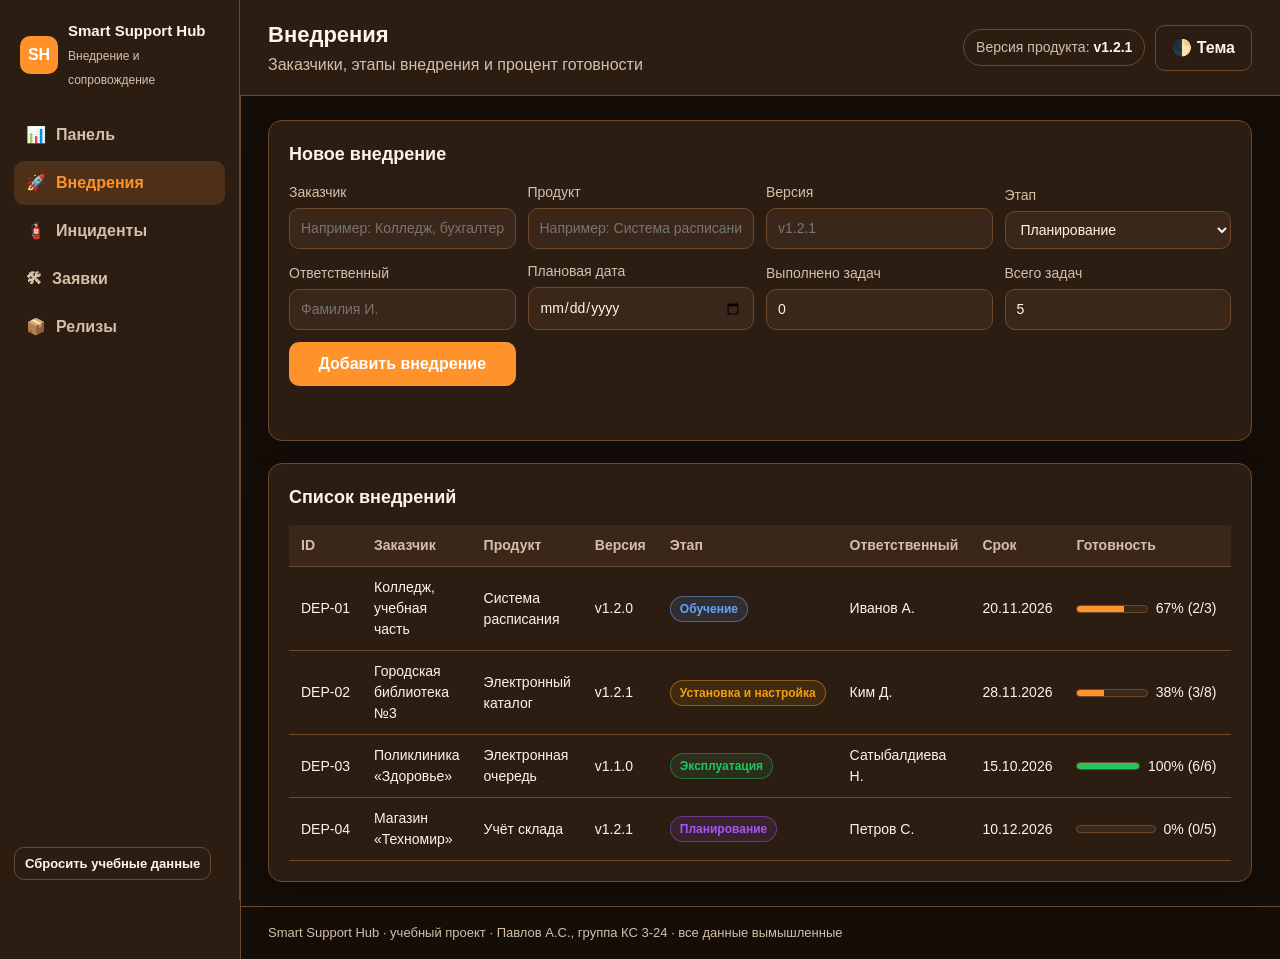
<file: deployments.html>
<!DOCTYPE html>
<html lang="ru">
<head>
  <meta charset="UTF-8">
  <meta name="viewport" content="width=device-width, initial-scale=1.0">
  <title>Внедрения — Smart Support Hub</title>
  <link rel="icon" href="assets/img/favicon.svg" type="image/svg+xml">
  <link rel="stylesheet" href="assets/css/style.css">
</head>
<body>
  <div class="app">
    <aside class="sidebar">
      <div class="brand">
        <span class="logo">SH</span>
        <div>
          <b>Smart Support Hub</b>
          <small>Внедрение и сопровождение</small>
        </div>
      </div>
      <nav class="nav">
        <a href="index.html"><span>📊</span> Панель</a>
        <a href="deployments.html"><span>🚀</span> Внедрения</a>
        <a href="incidents.html"><span>🧯</span> Инциденты</a>
        <a href="maintenance.html"><span>🛠</span> Заявки</a>
        <a href="releases.html"><span>📦</span> Релизы</a>
      </nav>
      <div class="sidebar-bottom">
        <button class="btn ghost small" id="resetButton" type="button">Сбросить учебные данные</button>
      </div>
    </aside>

    <div class="main">
      <header class="topbar">
        <div>
          <h1>Внедрения</h1>
          <p class="muted">Заказчики, этапы внедрения и процент готовности</p>
        </div>
        <div class="topbar-right">
          <span class="version-badge">Версия продукта: <b id="currentVersion">—</b></span>
          <button class="btn ghost" id="themeButton" type="button">🌓 Тема</button>
        </div>
      </header>

      <main class="content">
        <section class="panel">
          <h2>Новое внедрение</h2>
          <form id="deploymentForm" novalidate>
            <div class="form-grid">
              <label>Заказчик<input id="client" placeholder="Например: Колледж, бухгалтерия"></label>
              <label>Продукт<input id="product" placeholder="Например: Система расписания"></label>
              <label>Версия<input id="version" placeholder="v1.2.1"></label>
              <label>Этап
                <select id="stage">
                  <option value="planning">Планирование</option>
                  <option value="setup">Установка и настройка</option>
                  <option value="training">Обучение</option>
                  <option value="production">Эксплуатация</option>
                </select>
              </label>
              <label>Ответственный<input id="owner" placeholder="Фамилия И."></label>
              <label>Плановая дата<input id="plannedDate" type="date"></label>
              <label>Выполнено задач<input id="done" type="number" min="0" value="0"></label>
              <label>Всего задач<input id="total" type="number" min="1" value="5"></label>
              <button class="btn" type="submit">Добавить внедрение</button>
            </div>
            <p class="form-error" id="deploymentError" role="alert"></p>
          </form>
        </section>

        <section class="panel">
          <h2>Список внедрений</h2>
          <div class="table-wrap">
            <table>
              <thead>
                <tr><th>ID</th><th>Заказчик</th><th>Продукт</th><th>Версия</th><th>Этап</th><th>Ответственный</th><th>Срок</th><th>Готовность</th><th></th></tr>
              </thead>
              <tbody id="deploymentTable"></tbody>
            </table>
          </div>
        </section>
      </main>

      <footer class="footer">
        Smart Support Hub · учебный проект · Павлов А.С., группа КС 3-24 · все данные вымышленные
      </footer>
    </div>
  </div>

  <script src="assets/js/data.js"></script>
  <script src="assets/js/storage.js"></script>
  <script src="assets/js/deployments.js"></script>
</body>
</html>
</file>
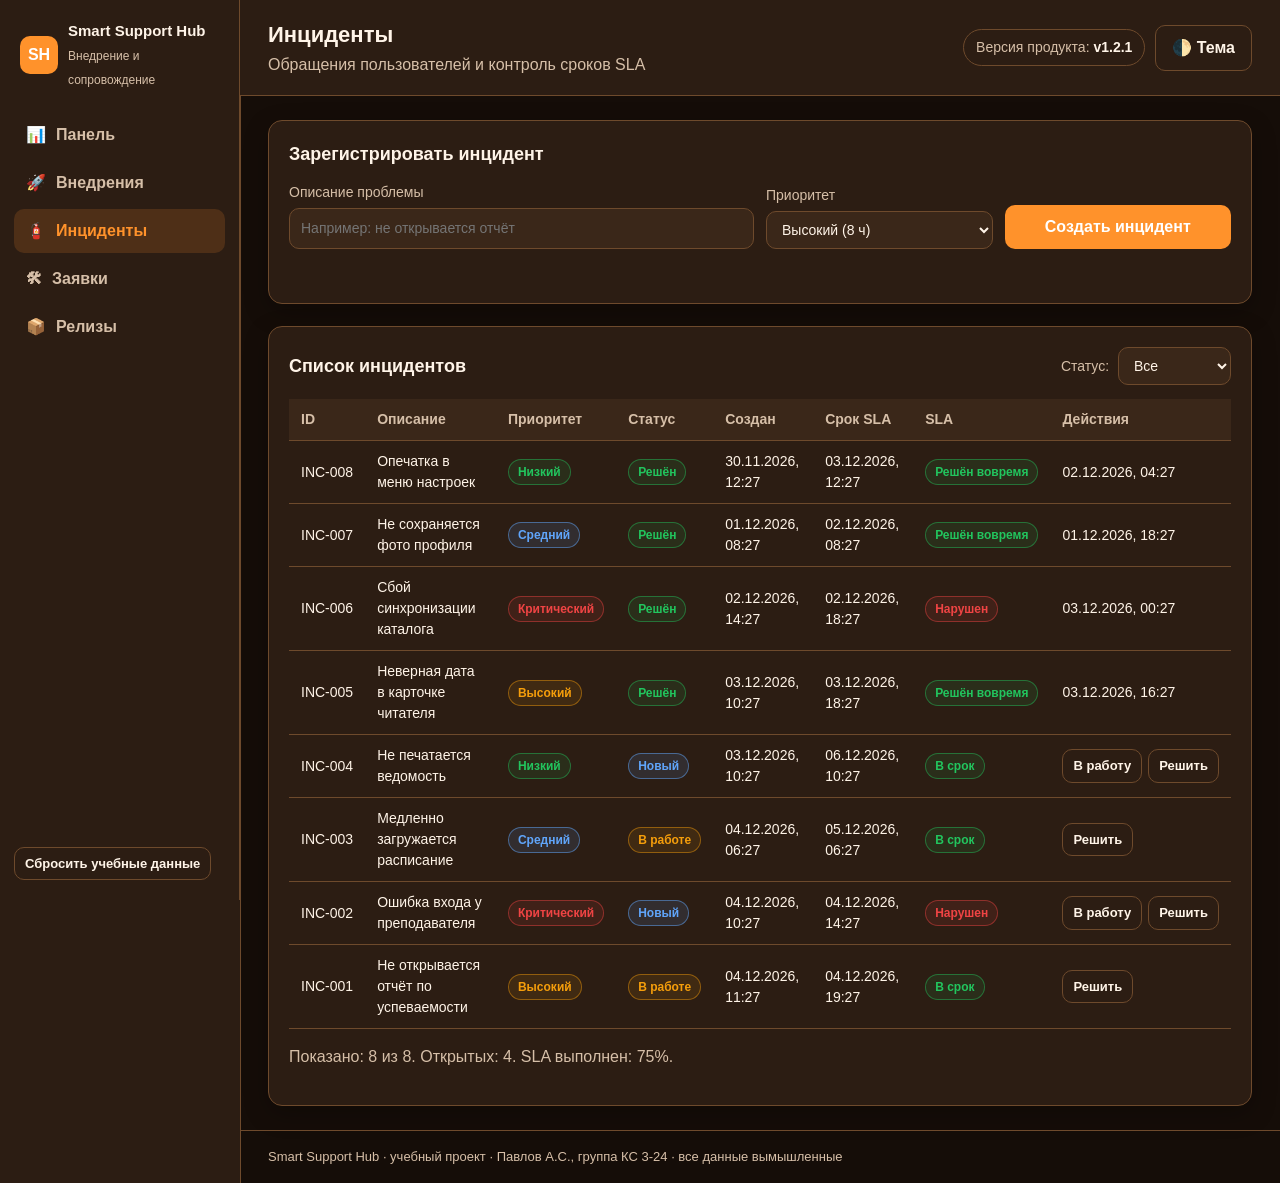
<file: incidents.html>
<!DOCTYPE html>
<html lang="ru">
<head>
  <meta charset="UTF-8">
  <meta name="viewport" content="width=device-width, initial-scale=1.0">
  <title>Инциденты — Smart Support Hub</title>
  <link rel="icon" href="assets/img/favicon.svg" type="image/svg+xml">
  <link rel="stylesheet" href="assets/css/style.css">
</head>
<body>
  <div class="app">
    <aside class="sidebar">
      <div class="brand">
        <span class="logo">SH</span>
        <div>
          <b>Smart Support Hub</b>
          <small>Внедрение и сопровождение</small>
        </div>
      </div>
      <nav class="nav">
        <a href="index.html"><span>📊</span> Панель</a>
        <a href="deployments.html"><span>🚀</span> Внедрения</a>
        <a href="incidents.html"><span>🧯</span> Инциденты</a>
        <a href="maintenance.html"><span>🛠</span> Заявки</a>
        <a href="releases.html"><span>📦</span> Релизы</a>
      </nav>
      <div class="sidebar-bottom">
        <button class="btn ghost small" id="resetButton" type="button">Сбросить учебные данные</button>
      </div>
    </aside>

    <div class="main">
      <header class="topbar">
        <div>
          <h1>Инциденты</h1>
          <p class="muted">Обращения пользователей и контроль сроков SLA</p>
        </div>
        <div class="topbar-right">
          <span class="version-badge">Версия продукта: <b id="currentVersion">—</b></span>
          <button class="btn ghost" id="themeButton" type="button">🌓 Тема</button>
        </div>
      </header>

      <main class="content">
        <section class="panel">
          <h2>Зарегистрировать инцидент</h2>
          <form id="incidentForm" novalidate>
            <div class="form-grid">
              <label class="wide">Описание проблемы<input id="title" placeholder="Например: не открывается отчёт"></label>
              <label>Приоритет
                <select id="priority">
                  <option value="critical">Критический (4 ч)</option>
                  <option value="high" selected>Высокий (8 ч)</option>
                  <option value="medium">Средний (24 ч)</option>
                  <option value="low">Низкий (72 ч)</option>
                </select>
              </label>
              <button class="btn" type="submit">Создать инцидент</button>
            </div>
            <p class="form-error" id="incidentError" role="alert"></p>
          </form>
        </section>

        <section class="panel">
          <div class="toolbar">
            <h2>Список инцидентов</h2>
            <label>Статус:&nbsp;
              <select id="statusFilter">
                <option value="all">Все</option>
                <option value="new">Новые</option>
                <option value="in_progress">В работе</option>
                <option value="resolved">Решённые</option>
              </select>
            </label>
          </div>
          <div class="table-wrap">
            <table>
              <thead>
                <tr><th>ID</th><th>Описание</th><th>Приоритет</th><th>Статус</th><th>Создан</th><th>Срок SLA</th><th>SLA</th><th>Действия</th></tr>
              </thead>
              <tbody id="incidentTable"></tbody>
            </table>
          </div>
          <p class="muted" id="incidentCount"></p>
        </section>
      </main>

      <footer class="footer">
        Smart Support Hub · учебный проект · Павлов А.С., группа КС 3-24 · все данные вымышленные
      </footer>
    </div>
  </div>

  <script src="assets/js/data.js"></script>
  <script src="assets/js/storage.js"></script>
  <script src="assets/js/incidents.js"></script>
</body>
</html>
</file>
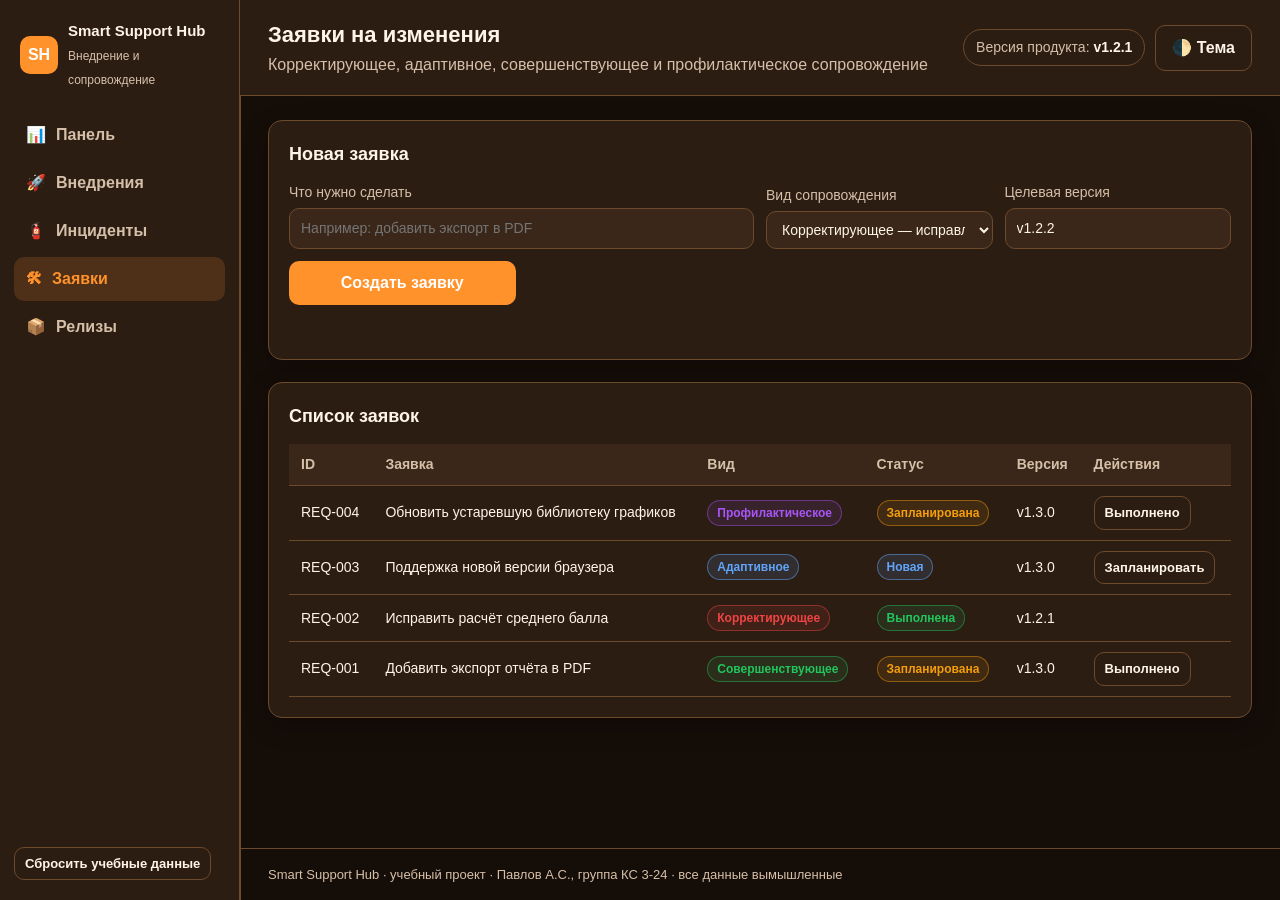
<file: maintenance.html>
<!DOCTYPE html>
<html lang="ru">
<head>
  <meta charset="UTF-8">
  <meta name="viewport" content="width=device-width, initial-scale=1.0">
  <title>Заявки на изменения — Smart Support Hub</title>
  <link rel="icon" href="assets/img/favicon.svg" type="image/svg+xml">
  <link rel="stylesheet" href="assets/css/style.css">
</head>
<body>
  <div class="app">
    <aside class="sidebar">
      <div class="brand">
        <span class="logo">SH</span>
        <div>
          <b>Smart Support Hub</b>
          <small>Внедрение и сопровождение</small>
        </div>
      </div>
      <nav class="nav">
        <a href="index.html"><span>📊</span> Панель</a>
        <a href="deployments.html"><span>🚀</span> Внедрения</a>
        <a href="incidents.html"><span>🧯</span> Инциденты</a>
        <a href="maintenance.html"><span>🛠</span> Заявки</a>
        <a href="releases.html"><span>📦</span> Релизы</a>
      </nav>
      <div class="sidebar-bottom">
        <button class="btn ghost small" id="resetButton" type="button">Сбросить учебные данные</button>
      </div>
    </aside>

    <div class="main">
      <header class="topbar">
        <div>
          <h1>Заявки на изменения</h1>
          <p class="muted">Корректирующее, адаптивное, совершенствующее и профилактическое сопровождение</p>
        </div>
        <div class="topbar-right">
          <span class="version-badge">Версия продукта: <b id="currentVersion">—</b></span>
          <button class="btn ghost" id="themeButton" type="button">🌓 Тема</button>
        </div>
      </header>

      <main class="content">
        <section class="panel">
          <h2>Новая заявка</h2>
          <form id="requestForm" novalidate>
            <div class="form-grid">
              <label class="wide">Что нужно сделать<input id="requestTitle" placeholder="Например: добавить экспорт в PDF"></label>
              <label>Вид сопровождения
                <select id="requestType">
                  <option value="corrective">Корректирующее — исправление ошибки</option>
                  <option value="adaptive">Адаптивное — новая среда</option>
                  <option value="perfective">Совершенствующее — новая возможность</option>
                  <option value="preventive">Профилактическое — предупреждение проблем</option>
                </select>
              </label>
              <label>Целевая версия<input id="targetVersion"></label>
              <button class="btn" type="submit">Создать заявку</button>
            </div>
            <p class="form-error" id="requestError" role="alert"></p>
          </form>
        </section>

        <section class="panel">
          <h2>Список заявок</h2>
          <div class="table-wrap">
            <table>
              <thead>
                <tr><th>ID</th><th>Заявка</th><th>Вид</th><th>Статус</th><th>Версия</th><th>Действия</th></tr>
              </thead>
              <tbody id="requestTable"></tbody>
            </table>
          </div>
        </section>
      </main>

      <footer class="footer">
        Smart Support Hub · учебный проект · Павлов А.С., группа КС 3-24 · все данные вымышленные
      </footer>
    </div>
  </div>

  <script src="assets/js/data.js"></script>
  <script src="assets/js/storage.js"></script>
  <script src="assets/js/maintenance.js"></script>
</body>
</html>
</file>
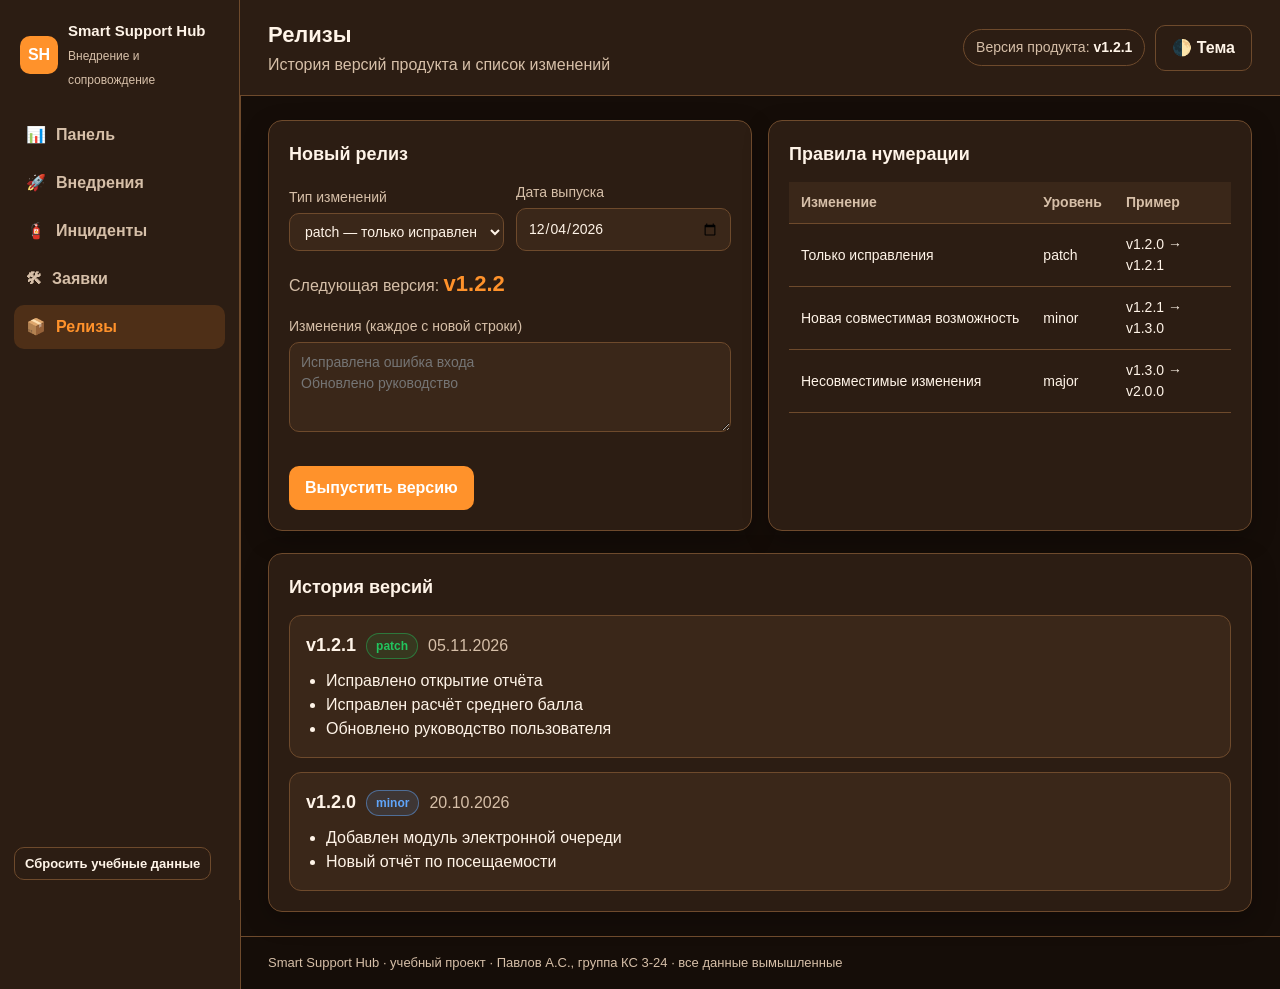
<file: releases.html>
<!DOCTYPE html>
<html lang="ru">
<head>
  <meta charset="UTF-8">
  <meta name="viewport" content="width=device-width, initial-scale=1.0">
  <title>Релизы — Smart Support Hub</title>
  <link rel="icon" href="assets/img/favicon.svg" type="image/svg+xml">
  <link rel="stylesheet" href="assets/css/style.css">
</head>
<body>
  <div class="app">
    <aside class="sidebar">
      <div class="brand">
        <span class="logo">SH</span>
        <div>
          <b>Smart Support Hub</b>
          <small>Внедрение и сопровождение</small>
        </div>
      </div>
      <nav class="nav">
        <a href="index.html"><span>📊</span> Панель</a>
        <a href="deployments.html"><span>🚀</span> Внедрения</a>
        <a href="incidents.html"><span>🧯</span> Инциденты</a>
        <a href="maintenance.html"><span>🛠</span> Заявки</a>
        <a href="releases.html"><span>📦</span> Релизы</a>
      </nav>
      <div class="sidebar-bottom">
        <button class="btn ghost small" id="resetButton" type="button">Сбросить учебные данные</button>
      </div>
    </aside>

    <div class="main">
      <header class="topbar">
        <div>
          <h1>Релизы</h1>
          <p class="muted">История версий продукта и список изменений</p>
        </div>
        <div class="topbar-right">
          <span class="version-badge">Версия продукта: <b id="currentVersion">—</b></span>
          <button class="btn ghost" id="themeButton" type="button">🌓 Тема</button>
        </div>
      </header>

      <main class="content">
        <section class="grid-2">
          <div class="panel">
            <h2>Новый релиз</h2>
            <form id="releaseForm" novalidate>
              <div class="form-grid">
                <label>Тип изменений
                  <select id="releaseLevel">
                    <option value="patch">patch — только исправления</option>
                    <option value="minor">minor — новые возможности</option>
                    <option value="major">major — несовместимые изменения</option>
                  </select>
                </label>
                <label>Дата выпуска<input id="releaseDate" type="date"></label>
              </div>
              <p class="muted">Следующая версия: <span class="next-version" id="nextVersion">—</span></p>
              <label>Изменения (каждое с новой строки)
                <textarea id="releaseChanges" placeholder="Исправлена ошибка входа&#10;Обновлено руководство"></textarea>
              </label>
              <p class="form-error" id="releaseError" role="alert"></p>
              <button class="btn" type="submit">Выпустить версию</button>
            </form>
          </div>
          <div class="panel">
            <h2>Правила нумерации</h2>
            <div class="table-wrap">
              <table>
                <thead><tr><th>Изменение</th><th>Уровень</th><th>Пример</th></tr></thead>
                <tbody>
                  <tr><td>Только исправления</td><td>patch</td><td>v1.2.0 → v1.2.1</td></tr>
                  <tr><td>Новая совместимая возможность</td><td>minor</td><td>v1.2.1 → v1.3.0</td></tr>
                  <tr><td>Несовместимые изменения</td><td>major</td><td>v1.3.0 → v2.0.0</td></tr>
                </tbody>
              </table>
            </div>
          </div>
        </section>

        <section class="panel">
          <h2>История версий</h2>
          <div class="release-list" id="releaseList"></div>
        </section>
      </main>

      <footer class="footer">
        Smart Support Hub · учебный проект · Павлов А.С., группа КС 3-24 · все данные вымышленные
      </footer>
    </div>
  </div>

  <script src="assets/js/data.js"></script>
  <script src="assets/js/storage.js"></script>
  <script src="assets/js/releases.js"></script>
</body>
</html>
</file>
<file: assets/css/style.css>
/* Smart Support Hub — общие стили
   Тёмная тема по умолчанию, светлая включается классом body.light */

:root {
  --bg: #150d08;
  --panel: #2c1d13;
  --panel-2: #3a2719;
  --line: #6e4a2c;
  --text: #fff4e8;
  --muted: #d6bfa8;
  --accent: #ff922b;
  --accent-soft: rgba(255, 146, 43, 0.16);
  --accent-border: rgba(255, 146, 43, 0.45);
  --green: #22c55e;
  --yellow: #f59e0b;
  --blue: #60a5fa;
  --red: #ef4444;
  --purple: #a855f7;
  --shadow: 0 8px 24px rgba(0, 0, 0, 0.25);
  --radius: 14px;
}

body.light {
  --bg: #fff7ed;
  --panel: #fffdf9;
  --panel-2: #ffedd5;
  --line: #e9bf91;
  --text: #3b2415;
  --muted: #6b5240;
  --blue: #2563eb;
  --accent: #d96b0b;
  --accent-soft: rgba(217, 107, 11, 0.12);
  --accent-border: rgba(217, 107, 11, 0.45);
  --shadow: 0 6px 18px rgba(91, 48, 12, 0.08);
}

* { box-sizing: border-box; }

body {
  margin: 0;
  font-family: "Segoe UI", Roboto, Arial, sans-serif;
  background: var(--bg);
  color: var(--text);
  line-height: 1.5;
  transition: background 0.2s, color 0.2s;
}

a { color: var(--accent); }

/* ---------- Каркас: sidebar + основная часть ---------- */

.app {
  display: grid;
  grid-template-columns: 240px 1fr;
  min-height: 100vh;
  /* фон колонки меню тянется на всю высоту страницы */
  background: linear-gradient(to right, var(--panel) 240px, var(--line) 240px, var(--line) 241px, transparent 241px);
}

.sidebar {
  min-width: 0;
  background: var(--panel);
  border-right: 1px solid var(--line);
  padding: 20px 14px;
  display: flex;
  flex-direction: column;
  gap: 22px;
  position: sticky;
  top: 0;
  height: 100vh;
}

.brand {
  display: flex;
  align-items: center;
  gap: 10px;
  padding: 0 6px;
}

.brand .logo {
  width: 38px;
  height: 38px;
  border-radius: 10px;
  background: var(--accent);
  color: #fff;
  display: grid;
  place-items: center;
  font-weight: 800;
  flex-shrink: 0;
}

.brand b { display: block; font-size: 15px; }
.brand small { color: var(--muted); font-size: 12px; }

.nav {
  display: flex;
  flex-direction: column;
  gap: 4px;
}

.nav a {
  display: flex;
  align-items: center;
  gap: 10px;
  padding: 10px 12px;
  border-radius: 10px;
  color: var(--muted);
  text-decoration: none;
  font-weight: 600;
  white-space: nowrap;
}

.nav a:hover { background: var(--panel-2); color: var(--text); }
.nav a.active { background: var(--accent-soft); color: var(--accent); }

.sidebar-bottom { margin-top: auto; }

.main {
  display: flex;
  flex-direction: column;
  min-width: 0;
}

.topbar {
  display: flex;
  justify-content: space-between;
  align-items: center;
  gap: 16px;
  padding: 18px 28px;
  border-bottom: 1px solid var(--line);
  background: var(--panel);
  flex-wrap: wrap;
}

.topbar h1 { margin: 0; font-size: 22px; }
.topbar p { margin: 2px 0 0; }

.topbar-right {
  display: flex;
  align-items: center;
  gap: 10px;
  flex-wrap: wrap;
}

.version-badge {
  padding: 7px 12px;
  border: 1px solid var(--line);
  border-radius: 999px;
  font-size: 14px;
  color: var(--muted);
  white-space: nowrap;
}

.version-badge b { color: var(--text); }

.content {
  padding: 24px 28px;
  display: flex;
  flex-direction: column;
  gap: 22px;
}

.footer {
  margin-top: auto;
  padding: 16px 28px;
  border-top: 1px solid var(--line);
  color: var(--muted);
  font-size: 13px;
}

/* ---------- Карточки и панели ---------- */

.kpi-grid {
  display: grid;
  grid-template-columns: repeat(4, 1fr);
  gap: 16px;
}

.kpi {
  background: var(--panel);
  border: 1px solid var(--line);
  border-radius: var(--radius);
  padding: 18px;
  box-shadow: var(--shadow);
}

.kpi span { color: var(--muted); font-size: 14px; }
.kpi strong { display: block; font-size: 32px; margin-top: 6px; }
.kpi small { color: var(--muted); }

.grid-2 {
  display: grid;
  grid-template-columns: 1fr 1fr;
  gap: 16px;
}

.panel {
  background: var(--panel);
  border: 1px solid var(--line);
  border-radius: var(--radius);
  padding: 20px;
  box-shadow: var(--shadow);
  min-width: 0;
}

.panel h2 { margin: 0 0 14px; font-size: 18px; }

.chart-box {
  position: relative;
  height: 280px;
}

.muted { color: var(--muted); }

/* ---------- Формы ---------- */

.form-grid {
  display: grid;
  grid-template-columns: repeat(auto-fit, minmax(180px, 1fr));
  gap: 12px;
  align-items: end;
}

label {
  display: flex;
  flex-direction: column;
  gap: 5px;
  font-size: 14px;
  color: var(--muted);
}

input, select, textarea {
  font: inherit;
  color: var(--text);
  background: var(--panel-2);
  border: 1px solid var(--line);
  border-radius: 10px;
  padding: 9px 11px;
  width: 100%;
}

input:focus, select:focus, textarea:focus {
  outline: 2px solid var(--accent);
  outline-offset: 1px;
}

textarea { resize: vertical; min-height: 90px; }

.btn {
  font: inherit;
  font-weight: 700;
  border: 0;
  border-radius: 10px;
  padding: 10px 16px;
  cursor: pointer;
  background: var(--accent);
  color: #fff;
  white-space: nowrap;
}

.btn:hover { filter: brightness(1.08); }

.btn.ghost {
  background: transparent;
  color: var(--text);
  border: 1px solid var(--line);
}

.btn.small { padding: 6px 10px; font-size: 13px; }

.form-error {
  color: var(--red);
  font-weight: 600;
  margin: 10px 0 0;
  min-height: 1.5em;
}

.form-ok { color: var(--green); }

.toolbar {
  display: flex;
  justify-content: space-between;
  align-items: center;
  gap: 12px;
  margin-bottom: 14px;
  flex-wrap: wrap;
}

.toolbar h2 { margin: 0; }
.toolbar label { flex-direction: row; align-items: center; }
.toolbar select { width: auto; }

/* ---------- Таблицы ---------- */

.table-wrap { overflow-x: auto; }

table {
  width: 100%;
  border-collapse: collapse;
  font-size: 14px;
}

th, td {
  text-align: left;
  padding: 10px 12px;
  border-bottom: 1px solid var(--line);
  vertical-align: middle;
}

th {
  color: var(--muted);
  font-weight: 600;
  background: var(--panel-2);
  white-space: nowrap;
}

tr:hover td { background: var(--panel-2); }

td:first-child { white-space: nowrap; }

/* ---------- Метки ---------- */

.badge {
  display: inline-block;
  padding: 3px 9px;
  border-radius: 999px;
  font-size: 12px;
  font-weight: 700;
  white-space: nowrap;
  background: var(--panel-2);
  border: 1px solid var(--line);
}

.badge.red { color: var(--red); border-color: rgba(239, 68, 68, 0.45); background: rgba(239, 68, 68, 0.1); }
.badge.yellow { color: var(--yellow); border-color: rgba(245, 158, 11, 0.45); background: rgba(245, 158, 11, 0.1); }
.badge.green { color: var(--green); border-color: rgba(34, 197, 94, 0.45); background: rgba(34, 197, 94, 0.1); }
/* синий отдельно от оранжевого акцента, чтобы «Средний» не сливался с «Высоким» */
.badge.blue { color: var(--blue); border-color: rgba(96, 165, 250, 0.5); background: rgba(96, 165, 250, 0.12); }
.badge.purple { color: var(--purple); border-color: rgba(168, 85, 247, 0.45); background: rgba(168, 85, 247, 0.1); }

/* ---------- Прогресс внедрения ---------- */

.progress {
  display: flex;
  align-items: center;
  gap: 8px;
  min-width: 140px;
}

.progress-track {
  flex: 1;
  height: 8px;
  background: var(--panel-2);
  border: 1px solid var(--line);
  border-radius: 999px;
  overflow: hidden;
}

.progress-bar {
  height: 100%;
  background: var(--accent);
}

.progress-bar.full { background: var(--green); }

/* ---------- Релизы ---------- */

.release-list {
  display: flex;
  flex-direction: column;
  gap: 14px;
}

.release {
  border: 1px solid var(--line);
  border-radius: 12px;
  padding: 16px;
  background: var(--panel-2);
}

.release-head {
  display: flex;
  align-items: center;
  gap: 10px;
  flex-wrap: wrap;
}

.release-head h3 { margin: 0; font-size: 18px; }
.release ul { margin: 10px 0 0; padding-left: 20px; }

.next-version {
  font-size: 22px;
  font-weight: 800;
  color: var(--accent);
}

/* ---------- Адаптивность ---------- */

@media (max-width: 1100px) {
  .kpi-grid { grid-template-columns: repeat(2, 1fr); }
}

@media (max-width: 900px) {
  .grid-2 { grid-template-columns: 1fr; }
}

@media (max-width: 768px) {
  .app { grid-template-columns: minmax(0, 1fr); }

  .sidebar {
    position: static;
    height: auto;
    flex-direction: row;
    flex-wrap: wrap;
    align-items: center;
    gap: 10px;
    border-right: 0;
    border-bottom: 1px solid var(--line);
    padding: 12px;
  }

  .nav {
    flex-direction: row;
    overflow-x: auto;
    width: 100%;
    order: 3;
    padding-bottom: 2px;
  }

  .nav a { padding: 8px 10px; }

  .app { background: none; }

  .sidebar-bottom { margin-top: 0; margin-left: auto; order: 4; }

  .topbar, .content, .footer { padding-left: 16px; padding-right: 16px; }
}

@media (max-width: 480px) {
  .kpi-grid { grid-template-columns: 1fr; }
  .kpi strong { font-size: 26px; }
  .topbar h1 { font-size: 19px; }
  .chart-box { height: 240px; }
  .form-grid { grid-template-columns: 1fr; }
  .sidebar-bottom { width: 100%; margin-left: 0; }
  .sidebar-bottom .btn { width: 100%; }
}

/* Широкое поле формы занимает две колонки, на телефоне — одну */
.form-grid .wide { grid-column: span 2; }

@media (max-width: 600px) {
  .form-grid .wide { grid-column: auto; }
}
</file>
